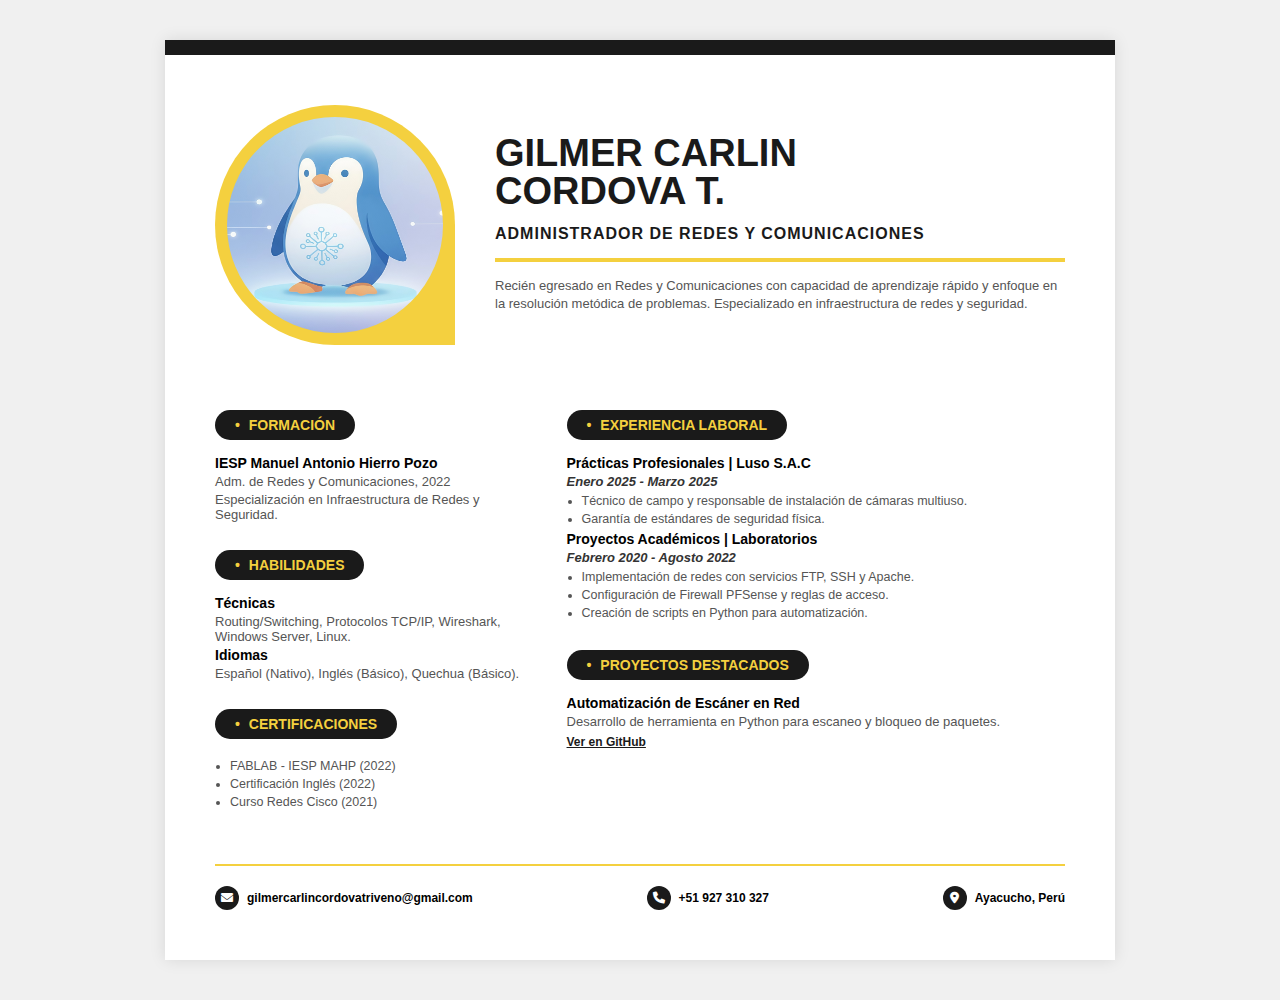
<file: index.html>
<!DOCTYPE html>
<html lang="es">
<head>
    <meta charset="UTF-8">
    <meta name="viewport" content="width=device-width, initial-scale=1.0">
    <title>CV - Gilmer Carlin Cordova Triveño</title>
    <link rel="stylesheet" href="style.css">
    <link rel="stylesheet" href="https://cdnjs.cloudflare.com/ajax/libs/font-awesome/6.0.0/css/all.min.css">
</head>
<body>
    <div class="cv-container">
        <header class="cv-header">
            <div class="photo-container">
                <img src="Pinguino.jpg" alt="Gilmer Carlin">
            </div>
            <div class="name-title">
                <h1>GILMER CARLIN <br> <span>CORDOVA T.</span></h1>
                <h3>ADMINISTRADOR DE REDES Y COMUNICACIONES</h3>
                <div class="yellow-line"></div>
                <p class="profile-text">
                    Recién egresado en Redes y Comunicaciones con capacidad de aprendizaje rápido y enfoque en la resolución metódica de problemas. Especializado en infraestructura de redes y seguridad.
                </p>
            </div>
        </header>

        <main class="cv-content">
            <aside class="left-col">
                <h2 class="section-title">FORMACIÓN</h2>
                <div class="item">
                    <h4>IESP Manuel Antonio Hierro Pozo</h4>
                    <p>Adm. de Redes y Comunicaciones, 2022</p>
                    <p class="small">Especialización en Infraestructura de Redes y Seguridad.</p>
                </div>

                <h2 class="section-title">HABILIDADES</h2>
                <div class="item">
                    <h4>Técnicas</h4>
                    <p>Routing/Switching, Protocolos TCP/IP, Wireshark, Windows Server, Linux.</p>
                </div>
                <div class="item">
                    <h4>Idiomas</h4>
                    <p>Español (Nativo), Inglés (Básico), Quechua (Básico).</p>
                </div>

                <h2 class="section-title">CERTIFICACIONES</h2>
                <ul class="simple-list">
                    <li>FABLAB - IESP MAHP (2022)</li>
                    <li>Certificación Inglés (2022)</li>
                    <li>Curso Redes Cisco (2021)</li>
                </ul>
            </aside>

            <section class="right-col">
                <h2 class="section-title">EXPERIENCIA LABORAL</h2>
                <div class="item-work">
                    <h4>Prácticas Profesionales | Luso S.A.C</h4>
                    <p class="date">Enero 2025 - Marzo 2025</p>
                    <ul>
                        <li>Técnico de campo y responsable de instalación de cámaras multiuso.</li>
                        <li>Garantía de estándares de seguridad física.</li>
                    </ul>
                </div>

                <div class="item-work">
                    <h4>Proyectos Académicos | Laboratorios</h4>
                    <p class="date">Febrero 2020 - Agosto 2022</p>
                    <ul>
                        <li>Implementación de redes con servicios FTP, SSH y Apache.</li>
                        <li>Configuración de Firewall PFSense y reglas de acceso.</li>
                        <li>Creación de scripts en Python para automatización.</li>
                    </ul>
                </div>

                <h2 class="section-title">PROYECTOS DESTACADOS</h2>
                <div class="item-work">
                    <h4>Automatización de Escáner en Red</h4>
                    <p>Desarrollo de herramienta en Python para escaneo y bloqueo de paquetes.</p>
                    <a href="https://github.com/GILMER-CARLIN/Proyectos_Python" class="link-project">Ver en GitHub</a>
                </div>
            </section>
        </main>

        <footer class="cv-footer">
            <div class="contact-item">
                <i class="fas fa-envelope"></i> gilmercarlincordovatriveno@gmail.com
            </div>
            <div class="contact-item">
                <i class="fas fa-phone"></i> +51 927 310 327
            </div>
            <div class="contact-item">
                <i class="fas fa-map-marker-alt"></i> Ayacucho, Perú
            </div>
        </footer>
    </div>
</body>
</html>
</file>
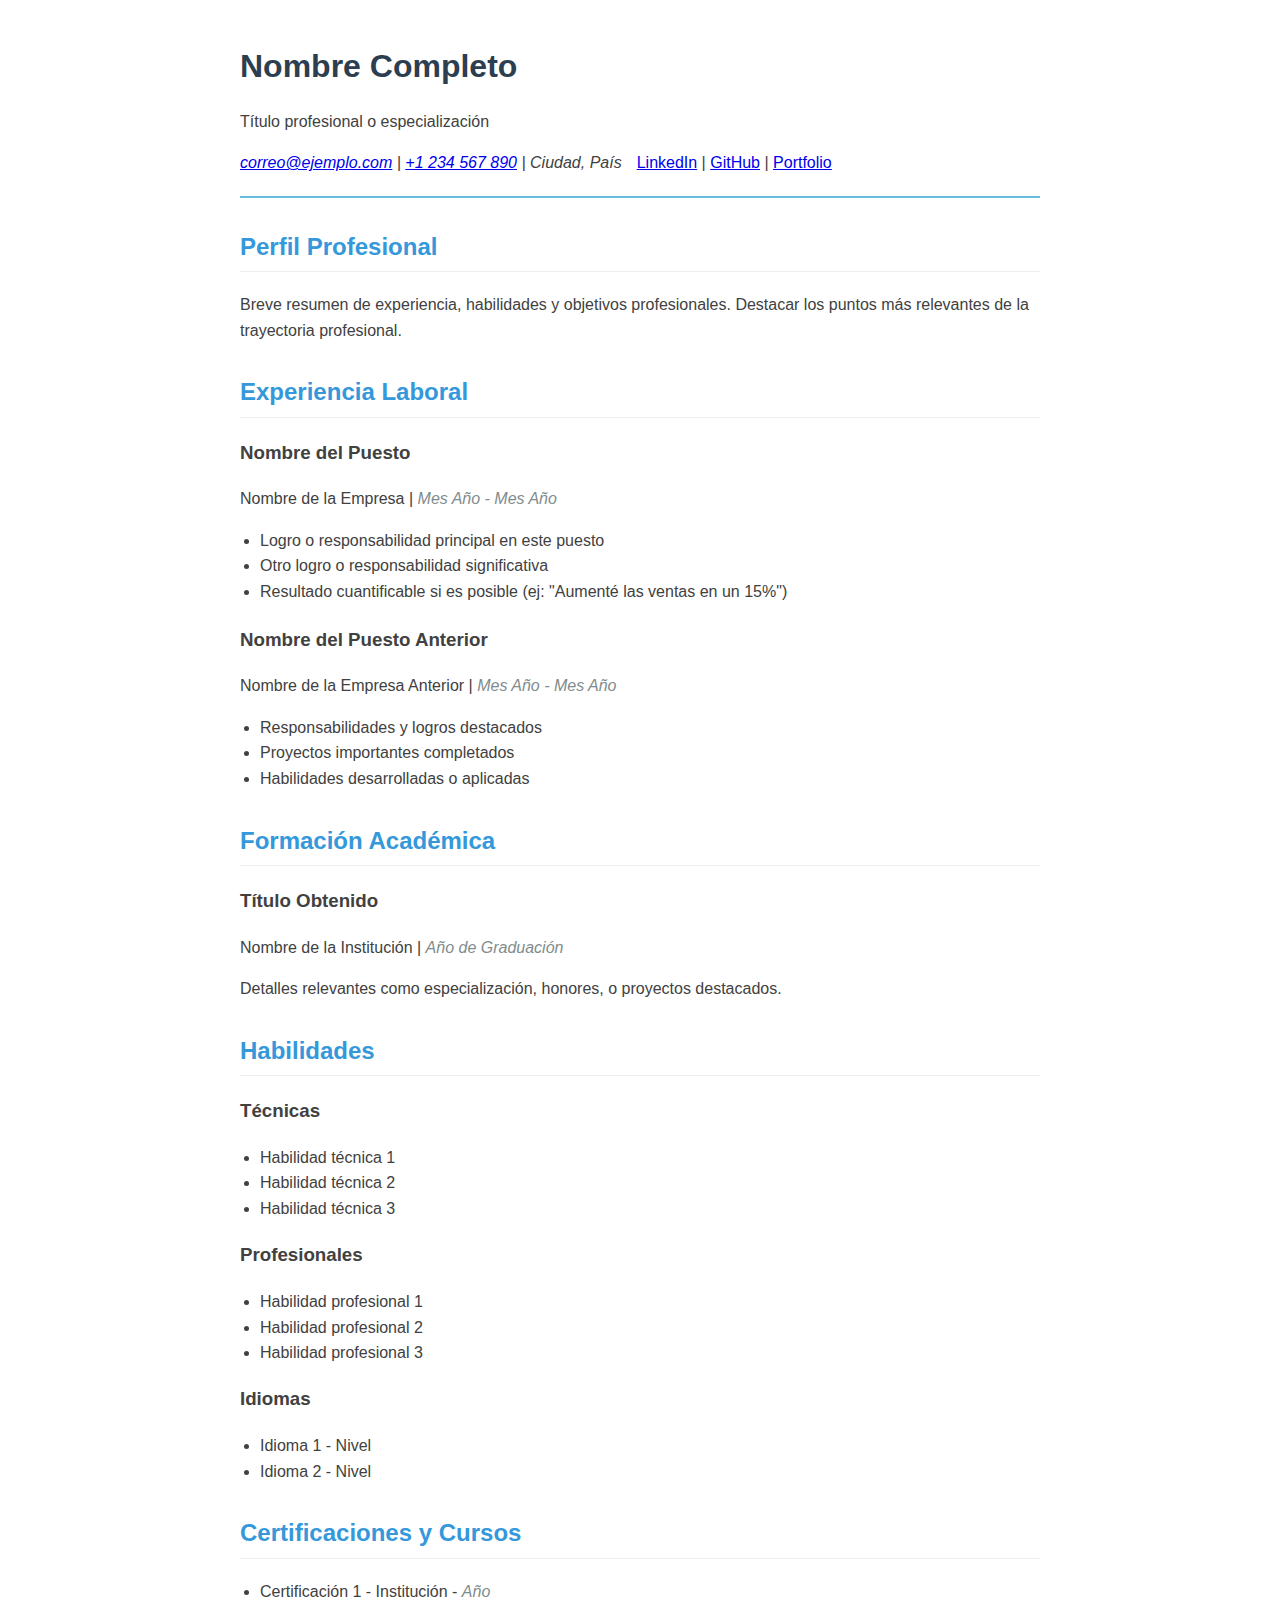
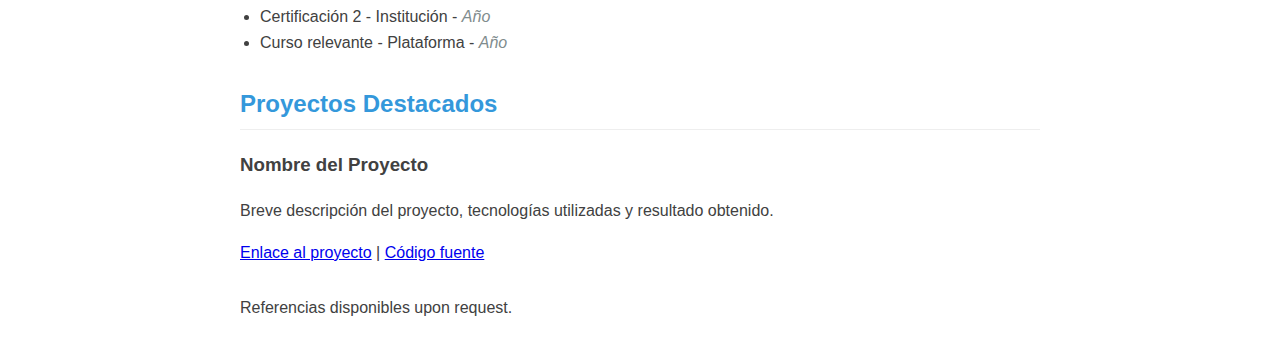
<file: curriculum.html>
<!DOCTYPE html>
<html lang="es">
<head>
    <meta charset="UTF-8">
    <meta name="viewport" content="width=device-width, initial-scale=1.0">
    <title>Curriculum Vitae - [Nombre]</title>
    <style>
        /* Estilos básicos para mejorar la legibilidad */
        body {
            font-family: 'Segoe UI', Tahoma, Geneva, Verdana, sans-serif;
            line-height: 1.6;
            color: #414141;
            max-width: 800px;
            margin: 0 auto;
            padding: 20px;
        }
        
        header {
            border-bottom: 2px solid #65bede;
            padding-bottom: 20px;
            margin-bottom: 30px;
        }
        
        h1 {
            color: #2c3e50;
            margin-bottom: 5px;
        }
        
        h2 {
            color: #3498db;
            border-bottom: 1px solid #eee;
            padding-bottom: 5px;
        }
        
        .contact-info {
            display: flex;
            flex-wrap: wrap;
            gap: 15px;
        }
        
        section {
            margin-bottom: 30px;
        }
        
        .job, .education-item {
            margin-bottom: 20px;
        }
        
        .date {
            color: #7f8c8d;
            font-style: italic;
        }
        
        ul {
            padding-left: 20px;
        }
        
        @media print {
            body {
                font-size: 12px;
            }
            
            a {
                color: #000;
                text-decoration: none;
            }
        }
    </style>
</head>
<body>
    <header>
        <h1>Nombre Completo</h1>
        <p>Título profesional o especialización</p>
        
        <div class="contact-info">
            <address>
                <a href="mailto:correo@ejemplo.com">correo@ejemplo.com</a> |
                <a href="tel:+1234567890">+1 234 567 890</a> |
                Ciudad, País
            </address>
            <nav>
                <a href="https://linkedin.com/in/usuario" target="_blank" rel="noopener">LinkedIn</a> |
                <a href="https://github.com/usuario" target="_blank" rel="noopener">GitHub</a> |
                <a href="portfolio.html">Portfolio</a>
            </nav>
        </div>
    </header>
    
    <main>
        <section id="perfil">
            <h2>Perfil Profesional</h2>
            <p>Breve resumen de experiencia, habilidades y objetivos profesionales. Destacar los puntos más relevantes de la trayectoria profesional.</p>
        </section>
        
        <section id="experiencia">
            <h2>Experiencia Laboral</h2>
            
            <article class="job">
                <h3>Nombre del Puesto</h3>
                <p class="company">Nombre de la Empresa | <span class="date">Mes Año - Mes Año</span></p>
                <ul>
                    <li>Logro o responsabilidad principal en este puesto</li>
                    <li>Otro logro o responsabilidad significativa</li>
                    <li>Resultado cuantificable si es posible (ej: "Aumenté las ventas en un 15%")</li>
                </ul>
            </article>
            
            <article class="job">
                <h3>Nombre del Puesto Anterior</h3>
                <p class="company">Nombre de la Empresa Anterior | <span class="date">Mes Año - Mes Año</span></p>
                <ul>
                    <li>Responsabilidades y logros destacados</li>
                    <li>Proyectos importantes completados</li>
                    <li>Habilidades desarrolladas o aplicadas</li>
                </ul>
            </article>
        </section>
        
        <section id="educacion">
            <h2>Formación Académica</h2>
            
            <article class="education-item">
                <h3>Título Obtenido</h3>
                <p class="institution">Nombre de la Institución | <span class="date">Año de Graduación</span></p>
                <p>Detalles relevantes como especialización, honores, o proyectos destacados.</p>
            </article>
        </section>
        
        <section id="habilidades">
            <h2>Habilidades</h2>
            
            <div class="skills-container">
                <div class="skill-category">
                    <h3>Técnicas</h3>
                    <ul>
                        <li>Habilidad técnica 1</li>
                        <li>Habilidad técnica 2</li>
                        <li>Habilidad técnica 3</li>
                    </ul>
                </div>
                
                <div class="skill-category">
                    <h3>Profesionales</h3>
                    <ul>
                        <li>Habilidad profesional 1</li>
                        <li>Habilidad profesional 2</li>
                        <li>Habilidad profesional 3</li>
                    </ul>
                </div>
                
                <div class="skill-category">
                    <h3>Idiomas</h3>
                    <ul>
                        <li>Idioma 1 - Nivel</li>
                        <li>Idioma 2 - Nivel</li>
                    </ul>
                </div>
            </div>
        </section>
        
        <section id="certificaciones">
            <h2>Certificaciones y Cursos</h2>
            <ul>
                <li>Certificación 1 - Institución - <span class="date">Año</span></li>
                <li>Certificación 2 - Institución - <span class="date">Año</span></li>
                <li>Curso relevante - Plataforma - <span class="date">Año</span></li>
            </ul>
        </section>
        
        <section id="proyectos">
            <h2>Proyectos Destacados</h2>
            
            <article class="project">
                <h3>Nombre del Proyecto</h3>
                <p>Breve descripción del proyecto, tecnologías utilizadas y resultado obtenido.</p>
                <p><a href="#" target="_blank" rel="noopener">Enlace al proyecto</a> | <a href="#" target="_blank" rel="noopener">Código fuente</a></p>
            </article>
        </section>
    </main>
    
    <footer>
        <p>Referencias disponibles upon request.</p>
    </footer>
</body>
</html>
</file>
<file: style.css>
:root {
    --yellow: #f4d03f;
    --dark: #1a1a1a;
    --text-gray: #555;
}

body {
    font-family: 'Arial', sans-serif;
    background-color: #f0f0f0;
    display: flex;
    justify-content: center;
    padding: 40px 0;
    margin: 0;
}

.cv-container {
    background: white;
    width: 850px;
    padding: 50px;
    box-shadow: 0 0 15px rgba(0,0,0,0.1);
    border-top: 15px solid var(--dark);
    position: relative;
}

/* Header Section */
.cv-header {
    display: flex;
    align-items: center;
    gap: 40px;
    margin-bottom: 40px;
}

.photo-container {
    width: 240px;
    height: 240px;
    background-color: var(--yellow);
    border-radius: 50% 50% 0 50%; /* La forma de gota */
    overflow: hidden;
    display: flex;
    justify-content: center;
    align-items: center;
    flex-shrink: 0;
}

.photo-container img {
    width: 90%;
    height: 90%;
    border-radius: 50%;
    /*object-fit: cover;*/
    /*filter: grayscale(100%);*/
}

.name-title h1 {
    font-size: 38px;
    margin: 0;
    color: var(--dark);
    line-height: 1;
}

.name-title h1 span { font-weight: 900; }

.name-title h3 {
    color: var(--dark);
    font-size: 16px;
    letter-spacing: 1px;
    margin: 15px 0;
}

.yellow-line {
    height: 4px;
    background: var(--yellow);
    width: 100%;
    margin-bottom: 15px;
}

.profile-text {
    font-size: 13px;
    color: var(--text-gray);
    line-height: 1.4;
}

/* Columnas */
.cv-content {
    display: grid;
    grid-template-columns: 1fr 1.6fr;
    gap: 40px;
}

.section-title {
    background: var(--dark);
    color: var(--yellow);
    padding: 7px 20px;
    border-radius: 20px;
    font-size: 14px;
    display: inline-block;
    margin: 25px 0 15px 0;
}

.section-title::before { content: "• "; margin-right: 5px; }

h4 { margin: 0; color: #000; font-size: 14px; }
p { margin: 3px 0; font-size: 13px; color: var(--text-gray); }
.date { font-style: italic; font-weight: bold; color: #333; }

ul { padding-left: 15px; margin: 5px 0; }
li { font-size: 12.5px; color: var(--text-gray); margin-bottom: 4px; }

.link-project {
    color: var(--dark);
    font-weight: bold;
    font-size: 12px;
    text-decoration: underline;
}

/* Footer */
.cv-footer {
    margin-top: 50px;
    border-top: 2px solid var(--yellow);
    padding-top: 20px;
    display: flex;
    justify-content: space-between;
}

.contact-item {
    font-size: 12px;
    font-weight: bold;
    display: flex;
    align-items: center;
    gap: 8px;
}

.contact-item i {
    background: var(--dark);
    color: white;
    width: 24px;
    height: 24px;
    border-radius: 50%;
    display: flex;
    justify-content: center;
    align-items: center;
}
</file>
